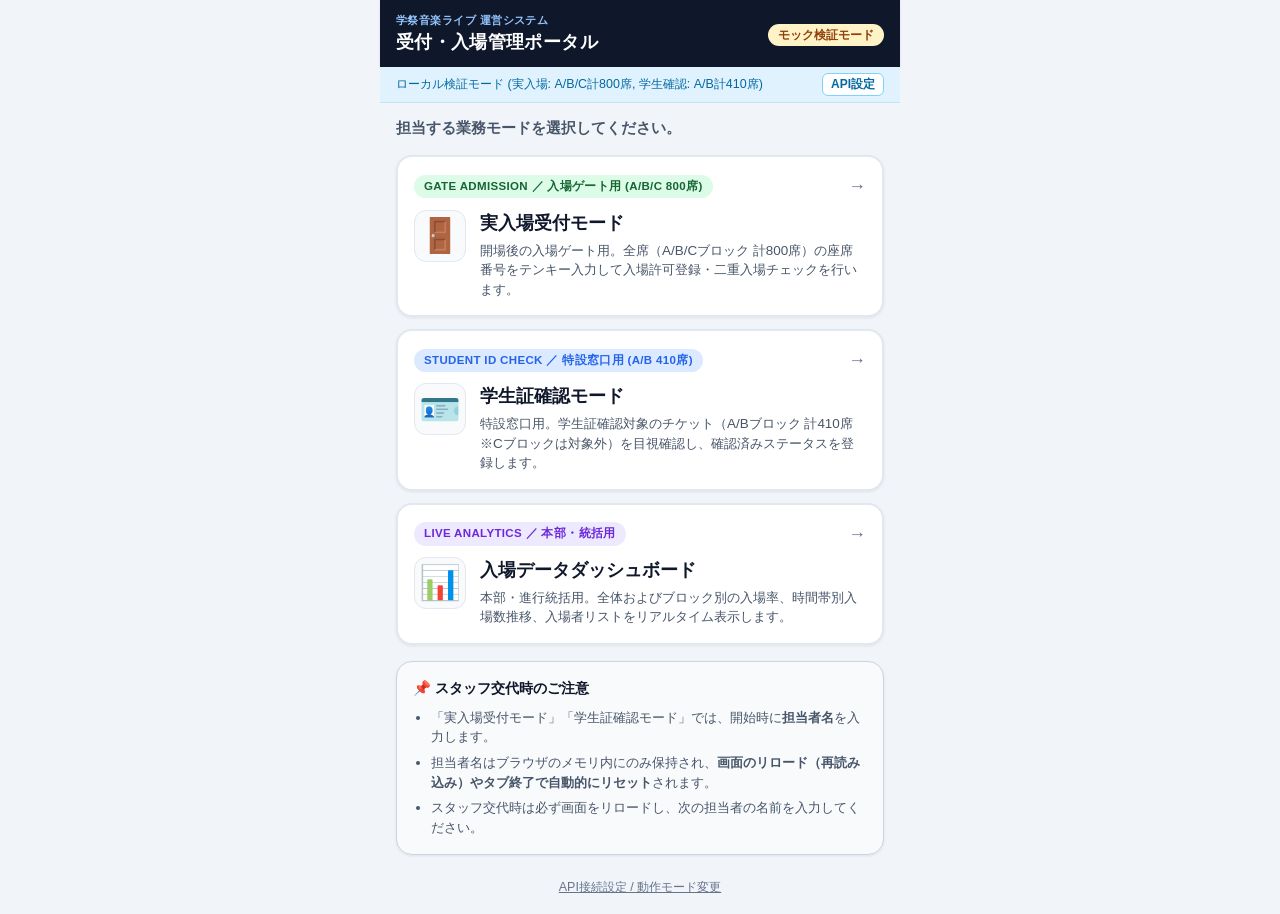
<file: index.html>
<!DOCTYPE html>
<html lang="ja">
<head>
  <meta charset="UTF-8" />
  <meta name="viewport" content="width=device-width, initial-scale=1.0" />
  <meta name="theme-color" content="#0f172a" />
  <title>学祭ライブ 学生証確認・入場管理ポータル</title>
  <link rel="stylesheet" href="style.css" />
</head>
<body>
  <div id="app-container" class="app-container">
    <!-- ヘッダー部 -->
    <header class="app-header">
      <div class="header-left">
        <span class="event-tag">学祭音楽ライブ 運営システム</span>
        <h1 class="app-title">受付・入場管理ポータル</h1>
      </div>
      <div class="header-right">
        <span id="portal-status-badge" class="portal-conn-badge">確認中...</span>
      </div>
    </header>

    <!-- モード表示バー -->
    <div id="mode-banner" class="mode-banner">
      <span id="mode-banner-text">ローカル検証モード (実入場: A/B/C計800席, 学生確認: A/B計410席)</span>
      <button type="button" id="open-config-btn" class="mode-config-btn">API設定</button>
    </div>

    <!-- メインコンテンツ -->
    <main class="app-main portal-main">
      <section class="portal-intro">
        <p class="portal-lead">担当する業務モードを選択してください。</p>
      </section>

      <!-- モード選択カード一覧 -->
      <nav class="portal-grid" aria-label="業務モード選択">
        <!-- 1. 実入場受付モード -->
        <a href="admission.html" data-nav-link class="card portal-card portal-card-admission">
          <div class="portal-card-top">
            <span class="portal-badge badge-gate">GATE ADMISSION ／ 入場ゲート用 (A/B/C 800席)</span>
            <span class="portal-arrow" aria-hidden="true">→</span>
          </div>
          <div class="portal-card-body">
            <div class="portal-icon" aria-hidden="true">🚪</div>
            <div class="portal-text">
              <h2 class="portal-card-title">実入場受付モード</h2>
              <p class="portal-card-desc">
                開場後の入場ゲート用。全席（A/B/Cブロック 計800席）の座席番号をテンキー入力して入場許可登録・二重入場チェックを行います。
              </p>
            </div>
          </div>
        </a>

        <!-- 2. 学生証確認モード -->
        <a href="check.html" data-nav-link class="card portal-card portal-card-check">
          <div class="portal-card-top">
            <span class="portal-badge badge-check">STUDENT ID CHECK ／ 特設窓口用 (A/B 410席)</span>
            <span class="portal-arrow" aria-hidden="true">→</span>
          </div>
          <div class="portal-card-body">
            <div class="portal-icon" aria-hidden="true">🪪</div>
            <div class="portal-text">
              <h2 class="portal-card-title">学生証確認モード</h2>
              <p class="portal-card-desc">
                特設窓口用。学生証確認対象のチケット（A/Bブロック 計410席 ※Cブロックは対象外）を目視確認し、確認済みステータスを登録します。
              </p>
            </div>
          </div>
        </a>

        <!-- 3. 入場データ統計ダッシュボード -->
        <a href="data.html" data-nav-link class="card portal-card portal-card-data">
          <div class="portal-card-top">
            <span class="portal-badge badge-analytics">LIVE ANALYTICS ／ 本部・統括用</span>
            <span class="portal-arrow" aria-hidden="true">→</span>
          </div>
          <div class="portal-card-body">
            <div class="portal-icon" aria-hidden="true">📊</div>
            <div class="portal-text">
              <h2 class="portal-card-title">入場データダッシュボード</h2>
              <p class="portal-card-desc">
                本部・進行統括用。全体およびブロック別の入場率、時間帯別入場数推移、入場者リストをリアルタイム表示します。
              </p>
            </div>
          </div>
        </a>
      </nav>

      <!-- スタッフ向け運用案内 -->
      <section class="card portal-notice-card" aria-label="運用上の注意">
        <h3 class="notice-title">📌 スタッフ交代時のご注意</h3>
        <ul class="notice-list">
          <li>「実入場受付モード」「学生証確認モード」では、開始時に<strong>担当者名</strong>を入力します。</li>
          <li>担当者名はブラウザのメモリ内にのみ保持され、<strong>画面のリロード（再読み込み）やタブ終了で自動的にリセット</strong>されます。</li>
          <li>スタッフ交代時は必ず画面をリロードし、次の担当者の名前を入力してください。</li>
        </ul>
      </section>
    </main>

    <!-- フッター -->
    <footer class="app-footer">
      <button type="button" id="footer-config-btn" class="footer-link">API接続設定 / 動作モード変更</button>
    </footer>
  </div>

  <!-- APIエンドポイント設定モーダル -->
  <div id="config-modal" class="modal-overlay" role="dialog" aria-modal="true" aria-labelledby="config-title" hidden>
    <div class="modal-card">
      <h2 id="config-title" class="modal-title">API接続設定</h2>
      <p class="modal-desc">
        API Gateway のエンドポイントURLを設定します。空欄時は各画面のローカル検証モード（A001〜A400, B001〜B400）で動作します。
      </p>
      <div class="form-group">
        <label for="api-url-input" class="form-label">API ベースURL</label>
        <input
          type="url"
          id="api-url-input"
          class="operator-input"
          placeholder="https://xxxx.execute-api.ap-northeast-1.amazonaws.com"
        />
      </div>
      <div class="config-actions">
        <button type="button" id="save-config-btn" class="btn btn-primary btn-block">設定を適用</button>
        <button type="button" id="close-config-btn" class="btn btn-secondary btn-block">閉じる</button>
      </div>
    </div>
  </div>

  <!-- トースト通知コンテナ -->
  <div id="toast-container" class="toast-container" aria-live="assertive" aria-atomic="true"></div>

  <script src="config.js"></script>
  <script src="app-common.js"></script>
  <script>
    (() => {
      "use strict";
      const common = window.TicketCommon;
      const modeBannerText = document.getElementById("mode-banner-text");
      const portalStatusBadge = document.getElementById("portal-status-badge");
      const configModal = document.getElementById("config-modal");
      const apiUrlInput = document.getElementById("api-url-input");
      const openConfigBtn = document.getElementById("open-config-btn");
      const footerConfigBtn = document.getElementById("footer-config-btn");
      const saveConfigBtn = document.getElementById("save-config-btn");
      const closeConfigBtn = document.getElementById("close-config-btn");

      function refreshPortalState() {
        const apiUrl = common.getApiBaseUrl();
        common.syncNavLinks();
        if (apiUrl) {
          modeBannerText.textContent = `API接続中: ${apiUrl}`;
          portalStatusBadge.textContent = "API接続モード";
          portalStatusBadge.className = "portal-conn-badge is-online";
        } else {
          modeBannerText.textContent = "ローカル検証モード (実入場: A/B/C計800席, 学生確認: A/B計410席)";
          portalStatusBadge.textContent = "モック検証モード";
          portalStatusBadge.className = "portal-conn-badge is-mock";
        }
      }

      function openModal() {
        apiUrlInput.value = common.getApiBaseUrl();
        configModal.hidden = false;
      }

      function closeModal() {
        configModal.hidden = true;
      }

      openConfigBtn.addEventListener("click", openModal);
      footerConfigBtn.addEventListener("click", openModal);
      closeConfigBtn.addEventListener("click", closeModal);
      saveConfigBtn.addEventListener("click", () => {
        const newUrl = common.setApiBaseUrl(apiUrlInput.value);
        refreshPortalState();
        closeModal();
        common.showToast(
          newUrl ? "API接続先を適用しました" : "ローカル検証モードに切り替えました",
          "success"
        );
      });

      refreshPortalState();
    })();
  </script>
</body>
</html>
</file>
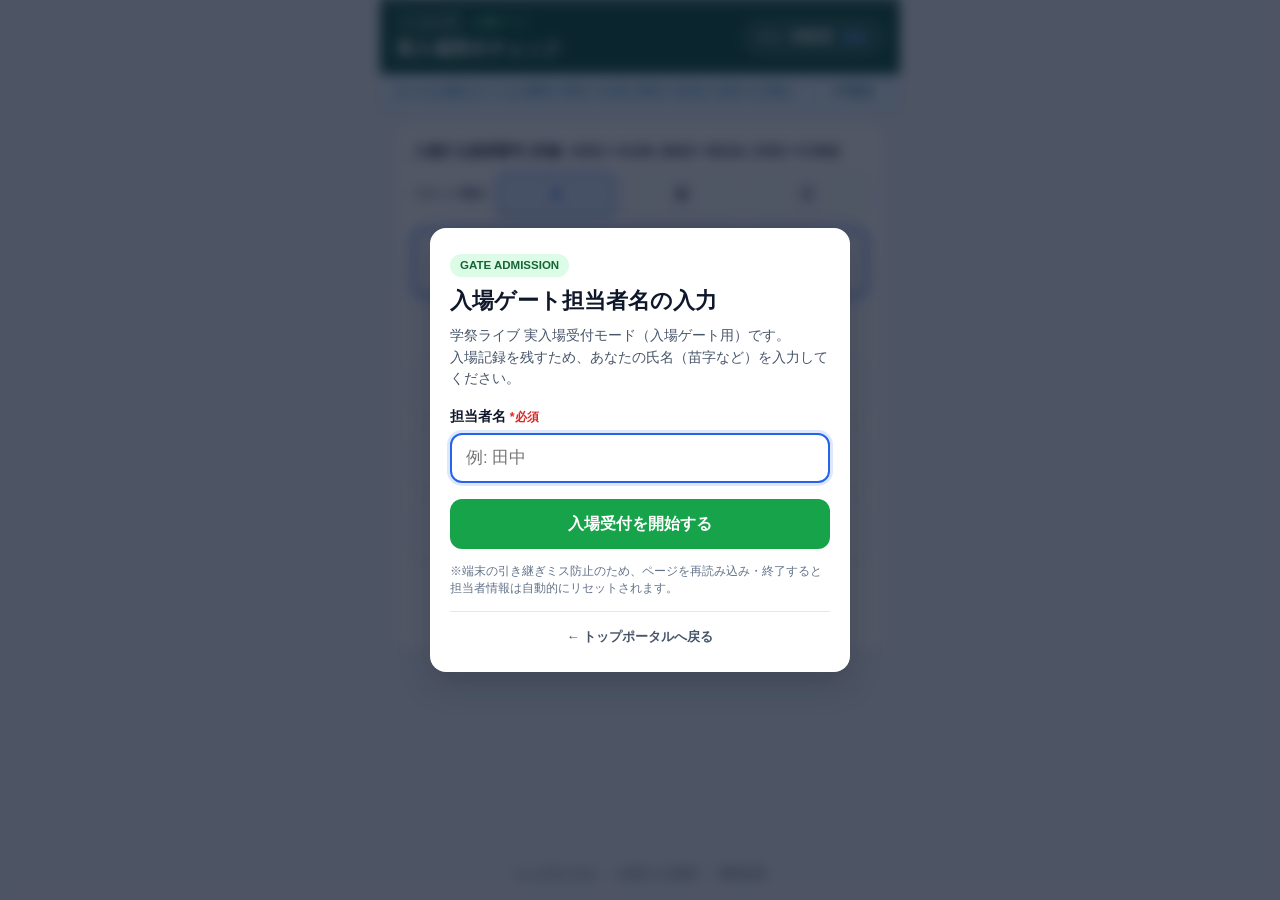
<file: admission.html>
<!DOCTYPE html>
<html lang="ja">
<head>
  <meta charset="UTF-8" />
  <meta name="viewport" content="width=device-width, initial-scale=1.0, maximum-scale=1.0, user-scalable=no" />
  <meta name="theme-color" content="#0f172a" />
  <title>実入場受付モード | 学祭ライブ 入場ゲート</title>
  <link rel="stylesheet" href="style.css" />
</head>
<body>
  <!-- ========================================================
       担当者名入力モーダル（初回アクセス時強制・揮発性メモリ保持）
       ======================================================== -->
  <div id="operator-modal" class="modal-overlay" role="dialog" aria-modal="true" aria-labelledby="modal-title">
    <div class="modal-card">
      <div class="modal-badge badge-gate">GATE ADMISSION</div>
      <h1 id="modal-title" class="modal-title">入場ゲート担当者名の入力</h1>
      <p class="modal-desc">
        学祭ライブ 実入場受付モード（入場ゲート用）です。<br />
        入場記録を残すため、あなたの氏名（苗字など）を入力してください。
      </p>
      <form id="operator-form" novalidate>
        <div class="form-group">
          <label for="operator-input" class="form-label">担当者名 <span class="required">*必須</span></label>
          <input
            type="text"
            id="operator-input"
            class="operator-input"
            placeholder="例: 田中"
            autocomplete="off"
            maxlength="20"
            required
          />
          <p id="operator-error" class="field-error" hidden>担当者名を入力してください（空白のみは不可）。</p>
        </div>
        <button type="submit" id="operator-submit-btn" class="btn btn-success btn-block">
          入場受付を開始する
        </button>
      </form>
      <p class="modal-note">
        ※端末の引き継ぎミス防止のため、ページを再読み込み・終了すると担当者情報は自動的にリセットされます。
      </p>
      <div class="modal-footer-nav">
        <a href="index.html" data-nav-link class="btn-back-portal">← トップポータルへ戻る</a>
      </div>
    </div>
  </div>

  <!-- ========================================================
       メイン画面（入場ゲート受付・1画面完結レイアウト）
       ======================================================== -->
  <div id="app-container" class="app-container is-locked" aria-hidden="true">
    <!-- ヘッダー部 -->
    <header class="app-header header-admission">
      <div class="header-left">
        <div class="header-top-row">
          <a href="index.html" data-nav-link class="header-back-link" aria-label="トップページへ戻る">← トップ</a>
          <span class="event-tag tag-admission">入場ゲート</span>
        </div>
        <h2 class="app-title">実入場受付チェック</h2>
      </div>
      <div class="header-right">
        <div class="operator-pill" title="現在の担当者（リロードでリセット）">
          <span class="operator-label">担当:</span>
          <strong id="current-operator-name" class="operator-name">未設定</strong>
          <button type="button" id="change-operator-btn" class="btn-link" aria-label="担当者を変更">変更</button>
        </div>
      </div>
    </header>

    <!-- モード表示バー -->
    <div id="mode-banner" class="mode-banner" hidden>
      <span id="mode-banner-text">ローカル検証モード (入場DB: A001〜A100, B001〜B310, C001〜C390)</span>
      <button type="button" id="open-config-btn" class="mode-config-btn">API設定</button>
    </div>

    <!-- メインコンテンツ -->
    <main class="app-main">
      <!-- 座席番号入力カード（オンスクリーンキーボード） -->
      <section id="keyboard-section" class="card input-section" aria-label="座席番号入力">
        <div class="input-header">
          <span class="section-label">入場する座席番号 (対象: A001〜A100, B001〜B310, C001〜C390)</span>
        </div>

        <!-- ブロック選択ボタン -->
        <div class="block-selector" role="group" aria-label="ブロック文字選択">
          <span class="block-hint">ブロック選択:</span>
          <button type="button" class="block-btn is-active" data-prefix="A">A</button>
          <button type="button" class="block-btn" data-prefix="B">B</button>
          <button type="button" class="block-btn" data-prefix="C">C</button>
        </div>

        <!-- 座席番号表示ボックス -->
        <div class="seat-input-wrapper">
          <div
            id="seat-input"
            class="seat-input seat-display-box"
            role="status"
            aria-live="polite"
            aria-describedby="seat-format-hint"
          >
            <span id="seat-prefix-display" class="seat-prefix-part">A</span><span id="seat-digits-display" class="seat-digits-part is-placeholder">___</span>
          </div>
        </div>

        <p id="seat-format-hint" class="input-hint">
          3桁の数字を入力すると自動で入場ステータスを照会します（対象: <code>A001</code>〜<code>A100</code>, <code>B001</code>〜<code>B310</code>, <code>C001</code>〜<code>C390</code>）
        </p>

        <!-- オンスクリーンテンキー -->
        <div class="numpad-grid" role="group" aria-label="座席番号テンキー">
          <button type="button" class="numpad-btn" data-digit="1">1</button>
          <button type="button" class="numpad-btn" data-digit="2">2</button>
          <button type="button" class="numpad-btn" data-digit="3">3</button>
          <button type="button" class="numpad-btn" data-digit="4">4</button>
          <button type="button" class="numpad-btn" data-digit="5">5</button>
          <button type="button" class="numpad-btn" data-digit="6">6</button>
          <button type="button" class="numpad-btn" data-digit="7">7</button>
          <button type="button" class="numpad-btn" data-digit="8">8</button>
          <button type="button" class="numpad-btn" data-digit="9">9</button>
          <button type="button" class="numpad-btn numpad-btn-zero" data-digit="0">0</button>
        </div>
      </section>

      <!-- ステータス表示 & アクションエリア -->
      <section id="status-section" class="card status-section state-idle" aria-live="polite" hidden>
        <!-- 初期待機状態 -->
        <div id="view-idle" class="status-view" hidden>
          <div class="idle-icon">🚪</div>
          <p class="idle-title">座席番号を入力してください</p>
          <p class="idle-sub">入場ゲートでチケットの座席番号を確認し、テンキーで3桁の番号を入力します。</p>
        </div>

        <!-- 通信中スピナー -->
        <div id="view-loading" class="status-view" hidden>
          <div class="spinner" aria-hidden="true"></div>
          <p id="loading-text" class="loading-title">入場ステータスを照会中...</p>
          <p class="loading-sub">通信完了までそのままお待ちください</p>
        </div>

        <!-- フォーマット不正エラー -->
        <div id="view-invalid" class="status-view" hidden>
          <div class="status-badge badge-invalid">形式エラー</div>
          <p class="error-title">座席番号の形式が正しくありません</p>
          <p class="error-desc">英大文字1文字＋数字3文字（例: <strong>A001</strong> / <strong>B001</strong>）で入力してください。</p>
          <button type="button" class="btn btn-secondary btn-block next-seat-btn">
            次の座席を入力する
          </button>
        </div>

        <!-- 404 対象外座席警告 -->
        <div id="view-not-found" class="status-view" hidden>
          <div class="status-badge badge-danger">入場対象外</div>
          <div class="seat-display" id="nf-seat-id">Z999</div>
          <div class="alert-banner alert-danger">
            <strong>対象外の座席番号です</strong>
            <p>この座席番号は入場対象枠（A001〜A100, B001〜B310, C001〜C390）に登録されていません。券面を再度ご確認ください。</p>
          </div>
          <button type="button" class="btn btn-secondary btn-block next-seat-btn">
            次の座席を入力する
          </button>
        </div>

        <!-- ⛔ 学生証未確認ブロック警告 (A/Bブロック学生チケットで未確認の場合) -->
        <div id="view-student-blocked" class="status-view" hidden>
          <div class="status-header-row">
            <span class="status-badge badge-danger">⛔ 学生証未確認 (入場不可)</span>
            <span class="seat-display" id="blocked-seat-id">A001</span>
          </div>
          <div class="alert-banner alert-danger alert-block-banner" role="alert">
            <div class="alert-icon">⛔</div>
            <div class="alert-content">
              <strong class="block-alert-title">学生証の確認が済んでいません！</strong>
              <p class="block-alert-desc">
                この座席（A/Bブロック）は学生チケット枠です。特設窓口での学生証確認が完了していないため、入場を許可できません。
              </p>
              <div class="staff-action-box">
                👉 来場者を<strong>「特設窓口（学生証確認ブース）」</strong>へご案内ください。
              </div>
            </div>
          </div>
          <div class="error-actions">
            <button type="button" class="btn btn-secondary btn-block next-seat-btn">
              次の座席を入力する
            </button>
          </div>
        </div>

        <!-- UNADMITTED: 未入場状態 (入場許可可能) -->
        <div id="view-unadmitted" class="status-view" hidden>
          <div class="status-header-row">
            <div class="badge-cluster">
              <span class="status-badge badge-unchecked">未入場 (UNADMITTED)</span>
              <span id="ticket-type-badge" class="status-badge badge-ticket-type">学生チケット</span>
            </div>
            <span class="seat-display" id="unadmitted-seat-id">A001</span>
          </div>
          <div id="student-verified-banner" class="verified-box">
            <span class="verified-icon">✓</span>
            <span id="student-verified-text">特設窓口にて学生証確認済み</span>
          </div>
          <p class="unchecked-guide">チケットを確認したら、下のボタンを押して入場を許可してください。</p>
          <div class="unchecked-actions">
            <button type="button" id="btn-admit" class="btn btn-success btn-xl btn-block">
              ✓ 入場を許可する
            </button>
            <button type="button" class="btn btn-secondary btn-block next-seat-btn">
              次の座席を入力する
            </button>
          </div>
        </div>

        <!-- ADMITTED: 入場済み状態・二重入場防止警告 -->
        <div id="view-admitted" class="status-view" hidden>
          <div class="status-header-row">
            <span id="admitted-badge" class="status-badge badge-danger">入場済み (ADMITTED)</span>
            <span class="seat-display" id="admitted-seat-id">A001</span>
          </div>
          <div id="admitted-alert-banner" class="alert-banner alert-danger-row" role="alert">
            <div id="admitted-alert-icon" class="alert-icon">⚠️</div>
            <div class="alert-content">
              <strong id="admitted-alert-title">この座席はすでに入場済みです！</strong>
              <p id="admitted-meta" class="checked-meta">入場時刻: -- (担当: --)</p>
            </div>
          </div>
          <div class="checked-actions">
            <button type="button" class="btn btn-primary btn-block next-seat-btn">
              次の座席を入力する
            </button>
            <button type="button" id="btn-undo-admit" class="btn btn-outline-danger btn-block">
              誤操作のため「未入場」に戻す（入場取消）
            </button>
          </div>
        </div>

        <!-- 通信エラー・タイムアウト表示 + 再試行ボタン -->
        <div id="view-network-error" class="status-view" hidden>
          <div class="status-badge badge-danger">通信エラー</div>
          <p id="net-error-title" class="error-title">サーバーとの通信に失敗しました</p>
          <p id="net-error-desc" class="error-desc">
            電波状況が不安定か、タイムアウトが発生しました。下の「再試行」を押してください。
          </p>
          <div class="error-actions">
            <button type="button" id="btn-retry" class="btn btn-primary btn-block">
              🔄 再試行する
            </button>
            <button type="button" class="btn btn-secondary btn-block next-seat-btn">
              次の座席を入力する
            </button>
          </div>
        </div>
      </section>
    </main>

    <!-- フッター -->
    <footer class="app-footer">
      <a href="index.html" data-nav-link class="footer-link">トップポータル</a>
      <span class="footer-sep">|</span>
      <a href="data.html" data-nav-link class="footer-link">入場データ統計</a>
      <span class="footer-sep">|</span>
      <button type="button" id="footer-config-btn" class="footer-link">接続設定</button>
    </footer>
  </div>

  <!-- ========================================================
       APIエンドポイント設定モーダル
       ======================================================== -->
  <div id="config-modal" class="modal-overlay" role="dialog" aria-modal="true" aria-labelledby="config-title" hidden>
    <div class="modal-card">
      <h2 id="config-title" class="modal-title">API接続設定</h2>
      <p class="modal-desc">
        API Gateway のエンドポイントURLを設定します。空欄時はブラウザ内モックDB（800席: A001〜A400, B001〜B400）で動作します。
      </p>
      <div class="form-group">
        <label for="api-url-input" class="form-label">API ベースURL</label>
        <input
          type="url"
          id="api-url-input"
          class="operator-input"
          placeholder="https://xxxx.execute-api.ap-northeast-1.amazonaws.com"
        />
      </div>
      <div class="config-actions">
        <button type="button" id="save-config-btn" class="btn btn-primary btn-block">設定を適用</button>
        <button type="button" id="close-config-btn" class="btn btn-secondary btn-block">閉じる</button>
      </div>
    </div>
  </div>

  <!-- トースト通知コンテナ -->
  <div id="toast-container" class="toast-container" aria-live="assertive" aria-atomic="true"></div>

  <script src="config.js"></script>
  <script src="app-common.js"></script>
  <script src="app-admission.js"></script>
</body>
</html>
</file>
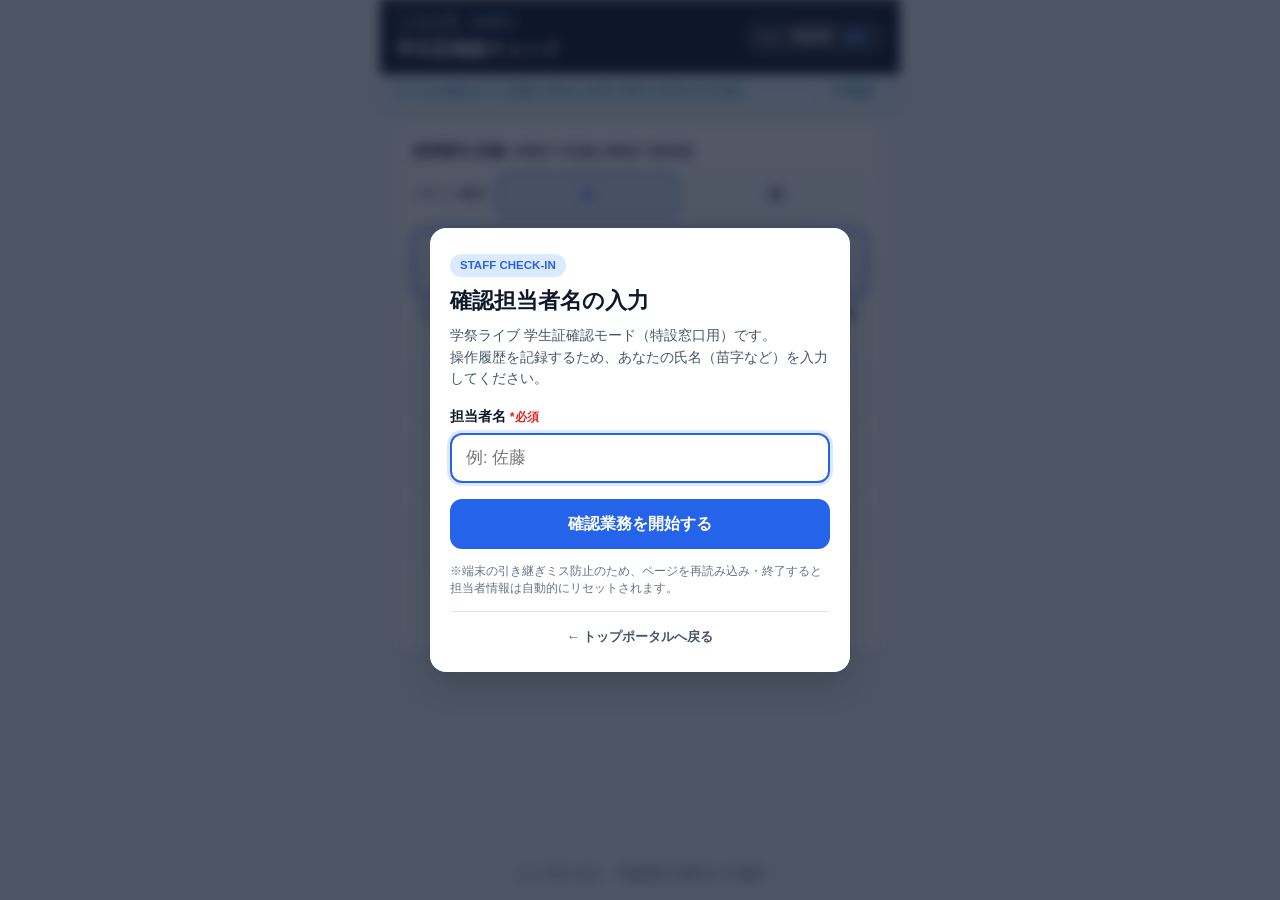
<file: check.html>
<!DOCTYPE html>
<html lang="ja">
<head>
  <meta charset="UTF-8" />
  <meta name="viewport" content="width=device-width, initial-scale=1.0, maximum-scale=1.0, user-scalable=no" />
  <meta name="theme-color" content="#0f172a" />
  <title>学生証確認モード | 学祭ライブ 学生証確認窓口</title>
  <link rel="stylesheet" href="style.css" />
</head>
<body>
  <!-- ========================================================
       T2-2: 担当者名入力モーダル（初回アクセス時強制・揮発性メモリ保持）
       ======================================================== -->
  <div id="operator-modal" class="modal-overlay" role="dialog" aria-modal="true" aria-labelledby="modal-title">
    <div class="modal-card">
      <div class="modal-badge">STAFF CHECK-IN</div>
      <h1 id="modal-title" class="modal-title">確認担当者名の入力</h1>
      <p class="modal-desc">
        学祭ライブ 学生証確認モード（特設窓口用）です。<br />
        操作履歴を記録するため、あなたの氏名（苗字など）を入力してください。
      </p>
      <form id="operator-form" novalidate>
        <div class="form-group">
          <label for="operator-input" class="form-label">担当者名 <span class="required">*必須</span></label>
          <input
            type="text"
            id="operator-input"
            class="operator-input"
            placeholder="例: 佐藤"
            autocomplete="off"
            maxlength="20"
            required
          />
          <p id="operator-error" class="field-error" hidden>担当者名を入力してください（空白のみは不可）。</p>
        </div>
        <button type="submit" id="operator-submit-btn" class="btn btn-primary btn-block">
          確認業務を開始する
        </button>
      </form>
      <p class="modal-note">
        ※端末の引き継ぎミス防止のため、ページを再読み込み・終了すると担当者情報は自動的にリセットされます。
      </p>
      <div class="modal-footer-nav">
        <a href="index.html" data-nav-link class="btn-back-portal">← トップポータルへ戻る</a>
      </div>
    </div>
  </div>

  <!-- ========================================================
       T2-1: メイン画面（モバイルファースト・1画面完結レイアウト）
       ======================================================== -->
  <div id="app-container" class="app-container is-locked" aria-hidden="true">
    <!-- ヘッダー部 -->
    <header class="app-header">
      <div class="header-left">
        <div class="header-top-row">
          <a href="index.html" data-nav-link class="header-back-link" aria-label="トップページへ戻る">← トップ</a>
          <span class="event-tag">特設窓口</span>
        </div>
        <h2 class="app-title">学生証確認チェック</h2>
      </div>
      <div class="header-right">
        <div class="operator-pill" title="現在の担当者（リロードでリセット）">
          <span class="operator-label">担当:</span>
          <strong id="current-operator-name" class="operator-name">未設定</strong>
          <button type="button" id="change-operator-btn" class="btn-link" aria-label="担当者を変更">変更</button>
        </div>
      </div>
    </header>

    <!-- モード表示バー（モック動作時やAPI設定変更用） -->
    <div id="mode-banner" class="mode-banner" hidden>
      <span id="mode-banner-text">ローカル検証モード (対象: A001〜A100, B001〜B310 計410席)</span>
      <button type="button" id="open-config-btn" class="mode-config-btn">API設定</button>
    </div>

    <!-- メインコンテンツ -->
    <main class="app-main">
      <!-- 座席番号入力カード（オンスクリーンキーボード） -->
      <section id="keyboard-section" class="card input-section" aria-label="座席番号入力">
        <div class="input-header">
          <span class="section-label">座席番号 (対象: A001〜A100, B001〜B310)</span>
        </div>

        <!-- ブロック選択ボタン（学生証確認はA・Bのみ） -->
        <div class="block-selector" role="group" aria-label="ブロック文字選択">
          <span class="block-hint">ブロック選択:</span>
          <button type="button" class="block-btn is-active" data-prefix="A">A</button>
          <button type="button" class="block-btn" data-prefix="B">B</button>
        </div>

        <!-- 座席番号表示ボックス（OSキーボード非起動） -->
        <div class="seat-input-wrapper">
          <div
            id="seat-input"
            class="seat-input seat-display-box"
            role="status"
            aria-live="polite"
            aria-describedby="seat-format-hint"
          >
            <span id="seat-prefix-display" class="seat-prefix-part">A</span><span id="seat-digits-display" class="seat-digits-part is-placeholder">___</span>
          </div>
        </div>

        <p id="seat-format-hint" class="input-hint">
          3桁の数字を入力すると自動で照会画面に切り替わります（対象: <code>A001</code>〜<code>A100</code>, <code>B001</code>〜<code>B310</code> ※Cブロックは学生確認対象外）
        </p>

        <!-- オンスクリーンテンキー（0〜9のみ、バックスペースなし） -->
        <div class="numpad-grid" role="group" aria-label="座席番号テンキー">
          <button type="button" class="numpad-btn" data-digit="1">1</button>
          <button type="button" class="numpad-btn" data-digit="2">2</button>
          <button type="button" class="numpad-btn" data-digit="3">3</button>
          <button type="button" class="numpad-btn" data-digit="4">4</button>
          <button type="button" class="numpad-btn" data-digit="5">5</button>
          <button type="button" class="numpad-btn" data-digit="6">6</button>
          <button type="button" class="numpad-btn" data-digit="7">7</button>
          <button type="button" class="numpad-btn" data-digit="8">8</button>
          <button type="button" class="numpad-btn" data-digit="9">9</button>
          <button type="button" class="numpad-btn numpad-btn-zero" data-digit="0">0</button>
        </div>
      </section>

      <!-- ステータス表示 & アクションエリア（3桁入力完了時に表示） -->
      <section id="status-section" class="card status-section state-idle" aria-live="polite" hidden>
        <!-- 初期待機状態 -->
        <div id="view-idle" class="status-view" hidden>
          <div class="idle-icon">🎫</div>
          <p class="idle-title">座席番号を入力してください</p>
          <p class="idle-sub">学生証とチケットの座席番号を目視確認し、テンキーで3桁の番号を入力します。</p>
        </div>

        <!-- 通信中スピナー (T2-5) -->
        <div id="view-loading" class="status-view" hidden>
          <div class="spinner" aria-hidden="true"></div>
          <p id="loading-text" class="loading-title">照会中...</p>
          <p class="loading-sub">通信完了までそのままお待ちください</p>
        </div>

        <!-- フォーマット不正エラー -->
        <div id="view-invalid" class="status-view" hidden>
          <div class="status-badge badge-invalid">形式エラー</div>
          <p class="error-title">座席番号の形式が正しくありません</p>
          <p class="error-desc">英大文字1文字＋数字3文字（例: <strong>A001</strong> / <strong>B001</strong>）で入力してください。</p>
          <button type="button" class="btn btn-secondary btn-block next-seat-btn">
            次の座席を入力する
          </button>
        </div>

        <!-- 404 対象外座席警告 (T2-4) -->
        <div id="view-not-found" class="status-view" hidden>
          <div class="status-badge badge-danger">対象外</div>
          <div class="seat-display" id="nf-seat-id">Z999</div>
          <div class="alert-banner alert-danger">
            <strong>対象外の座席番号です</strong>
            <p>この座席番号は学生チケット対象枠に登録されていません。券面を再度ご確認ください。</p>
          </div>
          <button type="button" class="btn btn-secondary btn-block next-seat-btn">
            次の座席を入力する
          </button>
        </div>

        <!-- UNCHECKED: 未確認状態 (T2-4) -->
        <div id="view-unchecked" class="status-view" hidden>
          <div class="status-header-row">
            <span class="status-badge badge-unchecked">未確認 (UNCHECKED)</span>
            <span class="seat-display" id="unchecked-seat-id">B001</span>
          </div>
          <p class="unchecked-guide">学生証の本人確認が完了したら、下のボタンを押してください。</p>
          <div class="unchecked-actions">
            <button type="button" id="btn-check-in" class="btn btn-success btn-xl btn-block">
              ✓ 確認済みにする
            </button>
            <button type="button" class="btn btn-secondary btn-block next-seat-btn">
              次の座席を入力する
            </button>
          </div>
          <p id="unchecked-history" class="meta-info" hidden></p>
        </div>

        <!-- CHECKED: 確認済み状態・二重登録防止警告 (T2-4) -->
        <div id="view-checked" class="status-view" hidden>
          <div class="status-header-row">
            <span class="status-badge badge-checked">確認済み (CHECKED)</span>
            <span class="seat-display" id="checked-seat-id">B001</span>
          </div>
          <div class="alert-banner alert-warning" role="alert">
            <div class="alert-icon">⚠️</div>
            <div class="alert-content">
              <strong>この番号は既に確認済みです！</strong>
              <p id="checked-meta" class="checked-meta">最終更新: -- (担当: --)</p>
            </div>
          </div>
          <div class="checked-actions">
            <button type="button" class="btn btn-primary btn-block next-seat-btn">
              次の座席を入力する
            </button>
            <button type="button" id="btn-undo-check" class="btn btn-outline-danger btn-block">
              誤操作のため「未確認」に戻す（取消）
            </button>
          </div>
        </div>

        <!-- 通信エラー・タイムアウト表示 + 再試行ボタン (T2-5) -->
        <div id="view-network-error" class="status-view" hidden>
          <div class="status-badge badge-danger">通信エラー</div>
          <p id="net-error-title" class="error-title">サーバーとの通信に失敗しました</p>
          <p id="net-error-desc" class="error-desc">
            電波状況が不安定か、タイムアウトが発生しました。下の「再試行」を押してください。
          </p>
          <div class="error-actions">
            <button type="button" id="btn-retry" class="btn btn-primary btn-block">
              🔄 再試行する
            </button>
            <button type="button" class="btn btn-secondary btn-block next-seat-btn">
              次の座席を入力する
            </button>
          </div>
        </div>
      </section>
    </main>

    <!-- フッター -->
    <footer class="app-footer">
      <a href="index.html" data-nav-link class="footer-link">トップポータル</a>
      <span class="footer-sep">|</span>
      <button type="button" id="footer-config-btn" class="footer-link">接続設定 / 動作モード確認</button>
    </footer>
  </div>

  <!-- ========================================================
       APIエンドポイント設定モーダル（本番URL切替・モック切替用）
       ======================================================== -->
  <div id="config-modal" class="modal-overlay" role="dialog" aria-modal="true" aria-labelledby="config-title" hidden>
    <div class="modal-card">
      <h2 id="config-title" class="modal-title">API接続設定</h2>
      <p class="modal-desc">
        API Gateway のエンドポイントURLを設定します。空欄またはモック指定時はブラウザ内モックDB（800席: A001〜A400, B001〜B400）で動作します。
      </p>
      <div class="form-group">
        <label for="api-url-input" class="form-label">API ベースURL</label>
        <input
          type="url"
          id="api-url-input"
          class="operator-input"
          placeholder="https://xxxx.execute-api.ap-northeast-1.amazonaws.com"
        />
      </div>
      <div class="config-actions">
        <button type="button" id="save-config-btn" class="btn btn-primary btn-block">設定を適用</button>
        <button type="button" id="close-config-btn" class="btn btn-secondary btn-block">閉じる</button>
      </div>
    </div>
  </div>

  <!-- ========================================================
       トースト通知コンテナ (T2-1 / T2-5)
       ======================================================== -->
  <div id="toast-container" class="toast-container" aria-live="assertive" aria-atomic="true"></div>

  <script src="config.js"></script>
  <script src="app-common.js"></script>
  <script src="app-check.js"></script>
</body>
</html>
</file>
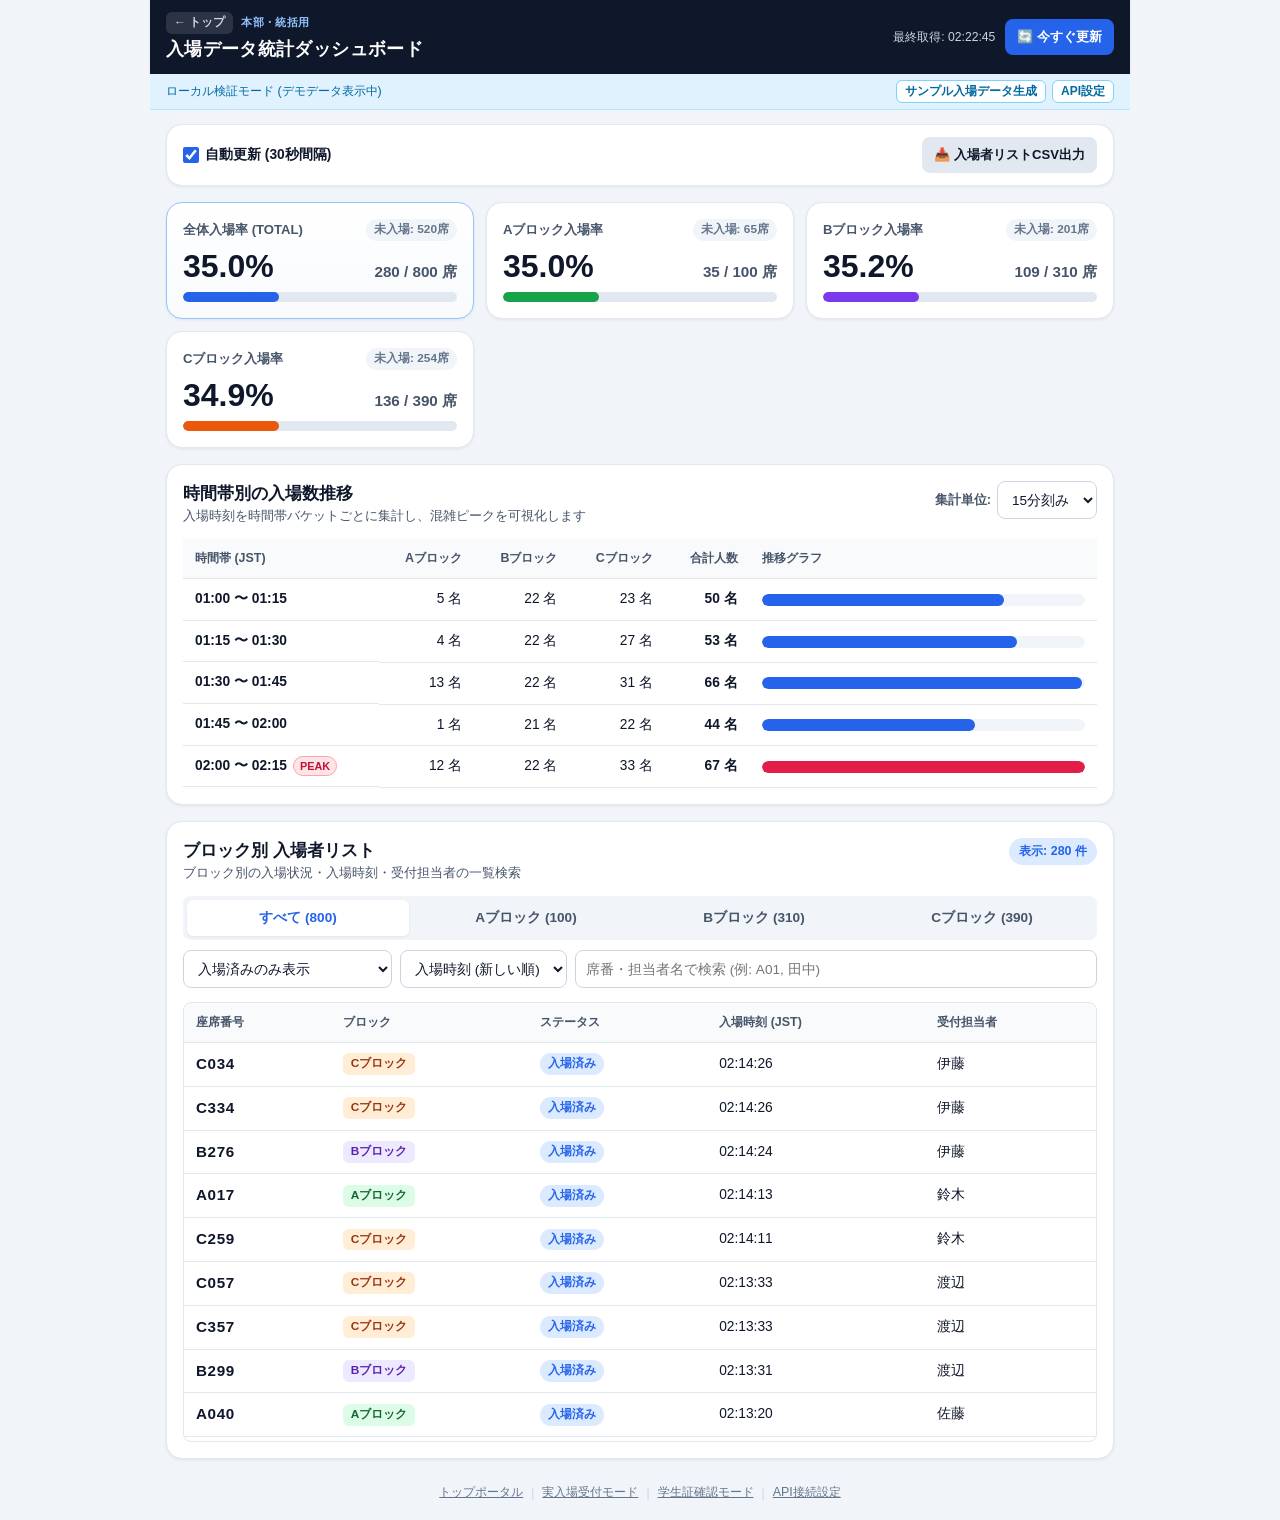
<file: data.html>
<!DOCTYPE html>
<html lang="ja">
<head>
  <meta charset="UTF-8" />
  <meta name="viewport" content="width=device-width, initial-scale=1.0" />
  <meta name="theme-color" content="#0f172a" />
  <title>入場データ統計ダッシュボード | 学祭ライブ 本部・統括用</title>
  <link rel="stylesheet" href="style.css" />
</head>
<body>
  <div id="app-container" class="app-container app-container-wide">
    <!-- ヘッダー部 -->
    <header class="app-header">
      <div class="header-left">
        <div class="header-top-row">
          <a href="index.html" data-nav-link class="header-back-link" aria-label="トップページへ戻る">← トップ</a>
          <span class="event-tag">本部・統括用</span>
        </div>
        <h1 class="app-title">入場データ統計ダッシュボード</h1>
      </div>
      <div class="header-right dashboard-header-controls">
        <span id="last-updated-text" class="last-updated-badge">最終取得: --:--:--</span>
        <button type="button" id="btn-refresh-now" class="btn btn-primary btn-sm">
          🔄 今すぐ更新
        </button>
      </div>
    </header>

    <!-- モード表示バー -->
    <div id="mode-banner" class="mode-banner" hidden>
      <span id="mode-banner-text">ローカル検証モード</span>
      <div class="mode-banner-actions">
        <button type="button" id="btn-mock-sample" class="mode-config-btn" hidden>サンプル入場データ生成</button>
        <button type="button" id="open-config-btn" class="mode-config-btn">API設定</button>
      </div>
    </div>

    <!-- ダッシュボードメイン -->
    <main class="app-main dashboard-main">
      <!-- ツールバー（自動更新・CSV出力） -->
      <section class="card dashboard-toolbar" aria-label="データ更新・出力設定">
        <div class="toolbar-left">
          <label class="auto-refresh-toggle">
            <input type="checkbox" id="auto-refresh-checkbox" checked />
            <span>自動更新 (30秒間隔)</span>
          </label>
          <span id="loading-indicator" class="inline-loading" hidden>通信中...</span>
        </div>
        <div class="toolbar-right">
          <button type="button" id="btn-export-csv" class="btn btn-secondary btn-sm">
            📥 入場者リストCSV出力
          </button>
        </div>
      </section>

      <!-- エラーバナー -->
      <div id="data-error-banner" class="alert-banner alert-danger" hidden>
        <strong>データの取得に失敗しました</strong>
        <p id="data-error-msg">ネットワーク状態またはAPI接続設定を確認し、「今すぐ更新」を押してください。</p>
      </div>

      <!-- 1. 入場率サマリー (KPIカード) -->
      <section aria-label="入場率サマリー" class="kpi-grid">
        <!-- 全体入場率 -->
        <div class="card kpi-card kpi-card-total">
          <div class="kpi-header">
            <span class="kpi-label">全体入場率 (TOTAL)</span>
            <span id="kpi-total-remain" class="kpi-sub-badge">未入場: --席</span>
          </div>
          <div class="kpi-main-row">
            <span id="kpi-total-rate" class="kpi-percent">0.0%</span>
            <span id="kpi-total-count" class="kpi-fraction">0 / 800 席</span>
          </div>
          <div class="progress-track" aria-hidden="true">
            <div id="kpi-total-bar" class="progress-fill fill-primary" style="width: 0%"></div>
          </div>
        </div>

        <!-- Aブロック入場率 -->
        <div class="card kpi-card">
          <div class="kpi-header">
            <span class="kpi-label">Aブロック入場率</span>
            <span id="kpi-a-remain" class="kpi-sub-badge">未入場: --席</span>
          </div>
          <div class="kpi-main-row">
            <span id="kpi-a-rate" class="kpi-percent">0.0%</span>
            <span id="kpi-a-count" class="kpi-fraction">0 / 100 席</span>
          </div>
          <div class="progress-track" aria-hidden="true">
            <div id="kpi-a-bar" class="progress-fill fill-success" style="width: 0%"></div>
          </div>
        </div>

        <!-- Bブロック入場率 -->
        <div class="card kpi-card">
          <div class="kpi-header">
            <span class="kpi-label">Bブロック入場率</span>
            <span id="kpi-b-remain" class="kpi-sub-badge">未入場: --席</span>
          </div>
          <div class="kpi-main-row">
            <span id="kpi-b-rate" class="kpi-percent">0.0%</span>
            <span id="kpi-b-count" class="kpi-fraction">0 / 310 席</span>
          </div>
          <div class="progress-track" aria-hidden="true">
            <div id="kpi-b-bar" class="progress-fill fill-accent" style="width: 0%"></div>
          </div>
        </div>

        <!-- Cブロック入場率 -->
        <div class="card kpi-card">
          <div class="kpi-header">
            <span class="kpi-label">Cブロック入場率</span>
            <span id="kpi-c-remain" class="kpi-sub-badge">未入場: --席</span>
          </div>
          <div class="kpi-main-row">
            <span id="kpi-c-rate" class="kpi-percent">0.0%</span>
            <span id="kpi-c-count" class="kpi-fraction">0 / 390 席</span>
          </div>
          <div class="progress-track" aria-hidden="true">
            <div id="kpi-c-bar" class="progress-fill fill-warning" style="width: 0%"></div>
          </div>
        </div>
      </section>

      <!-- 2. 時間帯別入場数推移 -->
      <section class="card dashboard-section" aria-labelledby="timeslot-heading">
        <div class="section-header-bar">
          <div>
            <h2 id="timeslot-heading" class="section-title">時間帯別の入場数推移</h2>
            <p class="section-subtitle">入場時刻を時間帯バケットごとに集計し、混雑ピークを可視化します</p>
          </div>
          <div class="bucket-control">
            <label for="bucket-interval-select" class="control-label">集計単位:</label>
            <select id="bucket-interval-select" class="select-input">
              <option value="15" selected>15分刻み</option>
              <option value="30">30分刻み</option>
              <option value="60">60分刻み</option>
            </select>
          </div>
        </div>

        <div id="timeslot-empty" class="empty-state">
          まだ入場記録がありません。入場処理が行われると時間帯別の推移グラフが表示されます。
        </div>

        <div id="timeslot-container" class="timeslot-wrapper" hidden>
          <div class="table-responsive">
            <table class="data-table timeslot-table">
              <thead>
                <tr>
                  <th>時間帯 (JST)</th>
                  <th class="num-col">Aブロック</th>
                  <th class="num-col">Bブロック</th>
                  <th class="num-col">Cブロック</th>
                  <th class="num-col">合計人数</th>
                  <th class="bar-col">推移グラフ</th>
                </tr>
              </thead>
              <tbody id="timeslot-tbody"></tbody>
            </table>
          </div>
        </div>
      </section>

      <!-- 3. ブロック別入場者リスト -->
      <section class="card dashboard-section" aria-labelledby="attendee-heading">
        <div class="section-header-bar">
          <div>
            <h2 id="attendee-heading" class="section-title">ブロック別 入場者リスト</h2>
            <p class="section-subtitle">ブロック別の入場状況・入場時刻・受付担当者の一覧検索</p>
          </div>
          <span id="filtered-count-badge" class="count-pill">表示: 0 件</span>
        </div>

        <!-- フィルタ・検索バー -->
        <div class="filter-bar">
          <!-- ブロック切り替えタブ -->
          <div class="tab-group" role="tablist" aria-label="ブロック絞り込み">
            <button type="button" class="tab-btn is-active" data-block-filter="ALL">すべて (800)</button>
            <button type="button" class="tab-btn" data-block-filter="A">Aブロック (100)</button>
            <button type="button" class="tab-btn" data-block-filter="B">Bブロック (310)</button>
            <button type="button" class="tab-btn" data-block-filter="C">Cブロック (390)</button>
          </div>

          <!-- 状態フィルタ・検索・ソート -->
          <div class="filter-inputs">
            <select id="status-filter-select" class="select-input" aria-label="入場状態フィルタ">
              <option value="ADMITTED" selected>入場済みのみ表示</option>
              <option value="ALL">全座席を表示 (未入場含む)</option>
              <option value="UNADMITTED">未入場のみ表示</option>
            </select>

            <select id="sort-select" class="select-input" aria-label="並び替え">
              <option value="time_desc" selected>入場時刻 (新しい順)</option>
              <option value="time_asc">入場時刻 (古い順)</option>
              <option value="seat_asc">座席番号 (昇順)</option>
            </select>

            <input
              type="search"
              id="search-input"
              class="search-input"
              placeholder="席番・担当者名で検索 (例: A01, 田中)"
              aria-label="座席番号または担当者名で検索"
            />
          </div>
        </div>

        <!-- リストテーブル -->
        <div class="table-responsive list-table-scroll">
          <table class="data-table attendee-table">
            <thead>
              <tr>
                <th>座席番号</th>
                <th>ブロック</th>
                <th>ステータス</th>
                <th>入場時刻 (JST)</th>
                <th>受付担当者</th>
              </tr>
            </thead>
            <tbody id="attendee-tbody"></tbody>
          </table>
        </div>
      </section>
    </main>

    <!-- フッター -->
    <footer class="app-footer">
      <a href="index.html" data-nav-link class="footer-link">トップポータル</a>
      <span class="footer-sep">|</span>
      <a href="admission.html" data-nav-link class="footer-link">実入場受付モード</a>
      <span class="footer-sep">|</span>
      <a href="check.html" data-nav-link class="footer-link">学生証確認モード</a>
      <span class="footer-sep">|</span>
      <button type="button" id="footer-config-btn" class="footer-link">API接続設定</button>
    </footer>
  </div>

  <!-- APIエンドポイント設定モーダル -->
  <div id="config-modal" class="modal-overlay" role="dialog" aria-modal="true" aria-labelledby="config-title" hidden>
    <div class="modal-card">
      <h2 id="config-title" class="modal-title">API接続設定</h2>
      <p class="modal-desc">
        API Gateway のエンドポイントURLを設定します。空欄時はローカル検証モードで動作します。
      </p>
      <div class="form-group">
        <label for="api-url-input" class="form-label">API ベースURL</label>
        <input
          type="url"
          id="api-url-input"
          class="operator-input"
          placeholder="https://xxxx.execute-api.ap-northeast-1.amazonaws.com"
        />
      </div>
      <div class="config-actions">
        <button type="button" id="save-config-btn" class="btn btn-primary btn-block">設定を適用</button>
        <button type="button" id="close-config-btn" class="btn btn-secondary btn-block">閉じる</button>
      </div>
    </div>
  </div>

  <!-- トースト通知コンテナ -->
  <div id="toast-container" class="toast-container" aria-live="assertive" aria-atomic="true"></div>

  <script src="config.js"></script>
  <script src="app-common.js"></script>
  <script src="app-data.js"></script>
</body>
</html>
</file>
<file: style.css>
/* ========================================================
   学祭ライブ 学生証確認サービス スタイルシート (Modern Vanilla CSS)
   モバイルファースト (iOS Safari / Android Chrome 最適化)
   ======================================================== */

:root {
  --bg-page: #f1f5f9;
  --bg-card: #ffffff;
  --text-main: #0f172a;
  --text-muted: #475569;
  --text-light: #64748b;
  --border-color: #cbd5e1;

  --primary: #2563eb;
  --primary-hover: #1d4ed8;
  --primary-light: #dbeafe;

  --success: #16a34a;
  --success-hover: #15803d;
  --success-bg: #dcfce7;
  --success-border: #86efac;

  --warning: #d97706;
  --warning-bg: #fef3c7;
  --warning-border: #fcd34d;

  --danger: #dc2626;
  --danger-hover: #b91c1c;
  --danger-bg: #fee2e2;
  --danger-border: #fca5a5;

  --radius-lg: 16px;
  --radius-md: 12px;
  --radius-sm: 8px;
  --shadow-sm: 0 1px 3px rgba(15, 23, 42, 0.08);
  --shadow-md: 0 4px 12px rgba(15, 23, 42, 0.1);
  --shadow-lg: 0 12px 32px rgba(15, 23, 42, 0.22);
}

* {
  box-sizing: border-box;
  margin: 0;
  padding: 0;
  -webkit-tap-highlight-color: transparent;
}

html, body {
  height: 100%;
  font-family: -apple-system, BlinkMacSystemFont, "Segoe UI", "Hiragino Kaku Gothic ProN", "Hiragino Sans", Meiryo, sans-serif;
  background-color: var(--bg-page);
  color: var(--text-main);
  line-height: 1.5;
}

button, input {
  font-family: inherit;
}

[hidden] {
  display: none !important;
}

/* ========================================================
   アプリ全体レイアウト
   ======================================================== */
.app-container {
  max-width: 520px;
  min-height: 100dvh;
  margin: 0 auto;
  display: flex;
  flex-direction: column;
  background-color: var(--bg-page);
  transition: filter 0.2s ease;
}

.app-container.is-locked {
  filter: blur(4px);
  pointer-events: none;
  user-select: none;
}

/* ヘッダー */
.app-header {
  background: #0f172a;
  color: #ffffff;
  padding: 12px 16px;
  display: flex;
  align-items: center;
  justify-content: space-between;
  gap: 8px;
  box-shadow: var(--shadow-sm);
}

.event-tag {
  display: block;
  font-size: 0.7rem;
  font-weight: 700;
  color: #93c5fd;
  letter-spacing: 0.04em;
}

.app-title {
  font-size: 1.1rem;
  font-weight: 800;
  letter-spacing: 0.02em;
}

.operator-pill {
  background: rgba(255, 255, 255, 0.12);
  border: 1px solid rgba(255, 255, 255, 0.22);
  border-radius: 999px;
  padding: 6px 12px;
  display: flex;
  align-items: center;
  gap: 6px;
  font-size: 0.85rem;
}

.operator-label {
  color: #cbd5e1;
  font-size: 0.75rem;
}

.operator-name {
  color: #ffffff;
  font-weight: 700;
  max-width: 90px;
  overflow: hidden;
  text-overflow: ellipsis;
  white-space: nowrap;
}

.btn-link {
  background: transparent;
  border: none;
  color: #60a5fa;
  font-size: 0.75rem;
  font-weight: 700;
  cursor: pointer;
  padding: 2px 4px;
  text-decoration: underline;
}

/* モード表示バナー */
.mode-banner {
  background: #e0f2fe;
  color: #0369a1;
  border-bottom: 1px solid #bae6fd;
  padding: 6px 16px;
  font-size: 0.78rem;
  display: flex;
  align-items: center;
  justify-content: space-between;
  gap: 8px;
}

.mode-config-btn {
  background: #ffffff;
  color: #0369a1;
  border: 1px solid #7dd3fc;
  border-radius: 6px;
  padding: 2px 8px;
  font-size: 0.75rem;
  font-weight: 600;
  cursor: pointer;
}

/* メインエリア */
.app-main {
  flex: 1;
  padding: 14px 16px;
  display: flex;
  flex-direction: column;
  gap: 14px;
}

.card {
  background: var(--bg-card);
  border-radius: var(--radius-lg);
  padding: 16px;
  box-shadow: var(--shadow-sm);
  border: 1px solid #e2e8f0;
}

/* ========================================================
   座席番号入力セクション（オンスクリーンキーボード）
   ======================================================== */
.input-header {
  display: flex;
  align-items: center;
  justify-content: space-between;
  margin-bottom: 10px;
}

.section-label {
  font-size: 0.9rem;
  font-weight: 700;
  color: var(--text-main);
}

/* ブロック選択ボタン */
.block-selector {
  display: flex;
  align-items: center;
  gap: 8px;
  margin-bottom: 12px;
}

.block-hint {
  font-size: 0.78rem;
  color: var(--text-muted);
  font-weight: 600;
  white-space: nowrap;
}

.block-btn {
  flex: 1;
  height: 44px;
  border-radius: var(--radius-sm);
  border: 1.5px solid var(--border-color);
  background: #f8fafc;
  color: var(--text-main);
  font-size: 1.05rem;
  font-weight: 800;
  cursor: pointer;
  touch-action: manipulation;
  user-select: none;
  transition: all 0.12s ease;
}

.block-btn:active,
.block-btn.is-active {
  background: var(--primary-light);
  border-color: var(--primary);
  color: var(--primary);
  box-shadow: 0 0 0 2px rgba(37, 99, 235, 0.12);
}

/* 座席番号表示ディスプレイ（OSキーボード非起動） */
.seat-input-wrapper {
  display: flex;
  gap: 8px;
  align-items: stretch;
}

.seat-input.seat-display-box {
  flex: 1;
  width: 100%;
  height: 68px;
  display: flex;
  align-items: center;
  justify-content: center;
  font-size: 2.2rem;
  font-weight: 800;
  letter-spacing: 0.14em;
  text-align: center;
  text-transform: uppercase;
  color: var(--text-main);
  background: #f8fafc;
  border: 2.5px solid var(--primary);
  border-radius: var(--radius-md);
  user-select: none;
  box-shadow: 0 0 0 4px rgba(37, 99, 235, 0.1);
}

.seat-prefix-part {
  color: var(--primary);
}

.seat-digits-part {
  color: var(--text-main);
}

.seat-digits-part.is-placeholder {
  color: #94a3b8;
}

.input-hint {
  margin-top: 8px;
  font-size: 0.78rem;
  color: var(--text-light);
  text-align: center;
}

.input-hint code {
  background: #f1f5f9;
  padding: 1px 5px;
  border-radius: 4px;
  font-weight: 700;
  color: var(--text-main);
}

/* オンスクリーンテンキー */
.numpad-grid {
  display: grid;
  grid-template-columns: repeat(3, 1fr);
  gap: 10px;
  margin-top: 14px;
}

.numpad-btn {
  height: 62px;
  border-radius: var(--radius-md);
  border: 1.5px solid var(--border-color);
  background: #ffffff;
  color: var(--text-main);
  font-size: 1.55rem;
  font-weight: 800;
  cursor: pointer;
  touch-action: manipulation;
  user-select: none;
  box-shadow: 0 2px 4px rgba(15, 23, 42, 0.06);
  transition: transform 0.06s ease, background-color 0.1s ease, border-color 0.1s ease;
}

.numpad-btn:active {
  background: var(--primary-light);
  border-color: var(--primary);
  color: var(--primary);
  transform: scale(0.96);
}

.numpad-btn-zero {
  grid-column: 2;
}

/* ========================================================
   ステータス表示 & アクションエリア
   ======================================================== */
.status-section {
  flex: 1;
  display: flex;
  flex-direction: column;
  justify-content: center;
  min-height: 250px;
  transition: background-color 0.2s ease, border-color 0.2s ease;
}

.status-section.state-unchecked {
  background-color: #f0fdf4;
  border: 2px solid var(--success-border);
}

.status-section.state-checked {
  background-color: #fffbeb;
  border: 2px solid var(--warning-border);
}

.status-section.state-danger {
  background-color: #fef2f2;
  border: 2px solid var(--danger-border);
}

.status-view {
  display: flex;
  flex-direction: column;
  align-items: center;
  text-align: center;
  gap: 12px;
  width: 100%;
}

/* 待機表示 */
.idle-icon {
  font-size: 2.5rem;
}

.idle-title {
  font-size: 1.05rem;
  font-weight: 700;
  color: var(--text-main);
}

.idle-sub {
  font-size: 0.85rem;
  color: var(--text-muted);
  max-width: 320px;
}

/* ステータスヘッダー・バッジ */
.status-header-row {
  display: flex;
  flex-direction: column;
  align-items: center;
  gap: 6px;
  width: 100%;
}

.status-badge {
  display: inline-block;
  padding: 4px 14px;
  border-radius: 999px;
  font-size: 0.85rem;
  font-weight: 800;
  letter-spacing: 0.04em;
}

.badge-unchecked {
  background: var(--success-bg);
  color: #166534;
  border: 1px solid var(--success-border);
}

.badge-checked {
  background: var(--warning-bg);
  color: #92400e;
  border: 1px solid var(--warning-border);
}

.badge-danger,
.badge-invalid {
  background: var(--danger-bg);
  color: #991b1b;
  border: 1px solid var(--danger-border);
}

.seat-display {
  font-size: 2.4rem;
  font-weight: 900;
  letter-spacing: 0.08em;
  color: var(--text-main);
  line-height: 1.1;
}

.unchecked-guide {
  font-size: 0.9rem;
  color: #166534;
  font-weight: 600;
}

.meta-info {
  font-size: 0.78rem;
  color: var(--text-muted);
}

/* 警告バナー */
.alert-banner {
  width: 100%;
  padding: 14px;
  border-radius: var(--radius-md);
  text-align: left;
  display: flex;
  align-items: flex-start;
  gap: 10px;
}

.alert-warning {
  background: #fef3c7;
  border: 1.5px solid #f59e0b;
  color: #78350f;
}

.alert-danger {
  background: #fee2e2;
  border: 1.5px solid #ef4444;
  color: #7f1d1d;
  flex-direction: column;
  text-align: center;
  align-items: center;
}

.alert-icon {
  font-size: 1.5rem;
  line-height: 1;
}

.alert-content strong {
  display: block;
  font-size: 1rem;
  margin-bottom: 4px;
}

.checked-meta {
  font-size: 0.88rem;
  font-weight: 700;
}

.unchecked-actions,
.checked-actions,
.error-actions {
  width: 100%;
  display: flex;
  flex-direction: column;
  gap: 10px;
  margin-top: 4px;
}

.error-title {
  font-size: 1.05rem;
  font-weight: 800;
  color: #991b1b;
}

.error-desc {
  font-size: 0.88rem;
  color: var(--text-muted);
}

/* ========================================================
   ボタン共通
   ======================================================== */
.btn {
  display: inline-flex;
  align-items: center;
  justify-content: center;
  gap: 8px;
  height: 50px;
  padding: 0 20px;
  border-radius: var(--radius-md);
  border: none;
  font-size: 1rem;
  font-weight: 800;
  cursor: pointer;
  touch-action: manipulation;
  user-select: none;
  transition: transform 0.08s ease, background-color 0.15s ease;
}

.btn:active:not(:disabled) {
  transform: scale(0.98);
}

.btn:disabled {
  opacity: 0.6;
  cursor: not-allowed;
}

.btn-block {
  width: 100%;
}

.btn-xl {
  height: 64px;
  font-size: 1.25rem;
  box-shadow: 0 4px 14px rgba(22, 163, 74, 0.3);
}

.btn-primary {
  background: var(--primary);
  color: #ffffff;
}

.btn-primary:active:not(:disabled) {
  background: var(--primary-hover);
}

.btn-success {
  background: var(--success);
  color: #ffffff;
}

.btn-success:active:not(:disabled) {
  background: var(--success-hover);
}

.btn-secondary {
  background: #e2e8f0;
  color: var(--text-main);
}

.btn-outline-danger {
  background: #ffffff;
  color: var(--danger);
  border: 2px solid var(--danger);
  height: 46px;
  font-size: 0.92rem;
}

.btn-outline-danger:active:not(:disabled) {
  background: var(--danger-bg);
}

/* ========================================================
   スピナー (ローディング表示)
   ======================================================== */
.spinner {
  width: 44px;
  height: 44px;
  border: 4px solid #cbd5e1;
  border-top-color: var(--primary);
  border-radius: 50%;
  animation: spin 0.75s linear infinite;
}

@keyframes spin {
  to {
    transform: rotate(360deg);
  }
}

.loading-title {
  font-size: 1.05rem;
  font-weight: 800;
  color: var(--text-main);
}

.loading-sub {
  font-size: 0.82rem;
  color: var(--text-muted);
}

/* ========================================================
   モーダル (担当者名入力 / API設定)
   ======================================================== */
.modal-overlay {
  position: fixed;
  inset: 0;
  background: rgba(15, 23, 42, 0.72);
  backdrop-filter: blur(4px);
  display: flex;
  align-items: center;
  justify-content: center;
  padding: 16px;
  z-index: 1000;
}

.modal-card {
  background: #ffffff;
  width: 100%;
  max-width: 420px;
  border-radius: var(--radius-lg);
  padding: 24px 20px;
  box-shadow: var(--shadow-lg);
}

.modal-badge {
  display: inline-block;
  background: var(--primary-light);
  color: var(--primary);
  font-size: 0.72rem;
  font-weight: 800;
  padding: 3px 10px;
  border-radius: 999px;
  margin-bottom: 8px;
}

.modal-title {
  font-size: 1.35rem;
  font-weight: 800;
  margin-bottom: 8px;
}

.modal-desc {
  font-size: 0.88rem;
  color: var(--text-muted);
  margin-bottom: 18px;
}

.form-group {
  margin-bottom: 16px;
}

.form-label {
  display: block;
  font-size: 0.85rem;
  font-weight: 700;
  margin-bottom: 6px;
}

.required {
  color: var(--danger);
  font-size: 0.78rem;
}

.operator-input {
  width: 100%;
  height: 50px;
  padding: 0 14px;
  font-size: 1.05rem;
  border: 2px solid var(--border-color);
  border-radius: var(--radius-md);
  outline: none;
}

.operator-input:focus {
  border-color: var(--primary);
  box-shadow: 0 0 0 3px rgba(37, 99, 235, 0.15);
}

.field-error {
  margin-top: 6px;
  font-size: 0.82rem;
  color: var(--danger);
  font-weight: 700;
}

.modal-note {
  margin-top: 14px;
  font-size: 0.76rem;
  color: var(--text-light);
  line-height: 1.4;
}

.config-actions {
  display: flex;
  flex-direction: column;
  gap: 8px;
}

/* ========================================================
   トースト通知
   ======================================================== */
.toast-container {
  position: fixed;
  bottom: 20px;
  left: 50%;
  transform: translateX(-50%);
  width: calc(100% - 32px);
  max-width: 460px;
  display: flex;
  flex-direction: column;
  gap: 8px;
  z-index: 1200;
  pointer-events: none;
}

.toast {
  padding: 14px 16px;
  border-radius: var(--radius-md);
  color: #ffffff;
  font-size: 0.92rem;
  font-weight: 700;
  box-shadow: var(--shadow-md);
  display: flex;
  align-items: center;
  justify-content: space-between;
  animation: slideUp 0.2s ease-out;
}

.toast-success {
  background: #15803d;
}

.toast-warning {
  background: #b45309;
}

.toast-error {
  background: #b91c1c;
}

@keyframes slideUp {
  from {
    opacity: 0;
    transform: translateY(12px);
  }
  to {
    opacity: 1;
    transform: translateY(0);
  }
}

/* フッター */
.app-footer {
  padding: 10px 16px 18px;
  text-align: center;
  display: flex;
  align-items: center;
  justify-content: center;
  flex-wrap: wrap;
  gap: 8px;
}

.footer-link {
  background: transparent;
  border: none;
  color: var(--text-light);
  font-size: 0.78rem;
  text-decoration: underline;
  cursor: pointer;
}

.footer-sep {
  color: var(--border-color);
  font-size: 0.75rem;
}

/* ========================================================
   ヘッダー戻るリンク・モーダル下部リンク・追加入場スタイル
   ======================================================== */
.header-top-row {
  display: flex;
  align-items: center;
  gap: 8px;
  margin-bottom: 2px;
}

.header-back-link {
  display: inline-flex;
  align-items: center;
  color: #cbd5e1;
  text-decoration: none;
  font-size: 0.74rem;
  font-weight: 700;
  background: rgba(255, 255, 255, 0.12);
  padding: 2px 8px;
  border-radius: 6px;
  transition: background-color 0.15s ease;
}

.header-back-link:hover,
.header-back-link:active {
  background: rgba(255, 255, 255, 0.24);
  color: #ffffff;
}

.header-admission {
  background: #064e3b;
}

.tag-admission {
  color: #6ee7b7;
}

.badge-gate {
  background: var(--success-bg);
  color: #166534;
}

.modal-footer-nav {
  margin-top: 14px;
  padding-top: 12px;
  border-top: 1px solid #e2e8f0;
  text-align: center;
}

.btn-back-portal {
  color: var(--text-muted);
  font-size: 0.82rem;
  font-weight: 700;
  text-decoration: none;
}

.btn-back-portal:hover {
  color: var(--primary);
  text-decoration: underline;
}

.alert-danger-row {
  background: #fee2e2;
  border: 2px solid #ef4444;
  color: #7f1d1d;
}

.alert-success-row {
  background: #dcfce7;
  border: 2px solid #22c55e;
  color: #14532d;
}

/* ========================================================
   トップポータル画面 (index.html)
   ======================================================== */
.portal-conn-badge {
  font-size: 0.75rem;
  font-weight: 700;
  padding: 4px 10px;
  border-radius: 999px;
  background: rgba(255, 255, 255, 0.15);
  color: #e2e8f0;
}

.portal-conn-badge.is-online {
  background: #dcfce7;
  color: #166534;
}

.portal-conn-badge.is-mock {
  background: #fef3c7;
  color: #92400e;
}

.portal-main {
  gap: 16px;
}

.portal-lead {
  font-size: 0.92rem;
  font-weight: 700;
  color: var(--text-muted);
}

.portal-grid {
  display: flex;
  flex-direction: column;
  gap: 12px;
}

.portal-card {
  display: flex;
  flex-direction: column;
  gap: 10px;
  text-decoration: none;
  color: var(--text-main);
  border: 2px solid #e2e8f0;
  transition: transform 0.12s ease, border-color 0.15s ease, box-shadow 0.15s ease;
}

.portal-card:hover,
.portal-card:active {
  transform: translateY(-2px);
  box-shadow: var(--shadow-md);
}

.portal-card-admission:hover,
.portal-card-admission:active {
  border-color: var(--success);
}

.portal-card-check:hover,
.portal-card-check:active {
  border-color: var(--primary);
}

.portal-card-data:hover,
.portal-card-data:active {
  border-color: #7c3aed;
}

.portal-card-top {
  display: flex;
  align-items: center;
  justify-content: space-between;
}

.portal-badge {
  font-size: 0.72rem;
  font-weight: 800;
  padding: 3px 10px;
  border-radius: 999px;
  letter-spacing: 0.03em;
}

.badge-check {
  background: var(--primary-light);
  color: var(--primary);
}

.badge-analytics {
  background: #ede9fe;
  color: #6d28d9;
}

.portal-arrow {
  font-size: 1.1rem;
  font-weight: 800;
  color: var(--text-light);
}

.portal-card-body {
  display: flex;
  align-items: flex-start;
  gap: 14px;
}

.portal-icon {
  font-size: 2.1rem;
  line-height: 1;
  background: #f8fafc;
  width: 52px;
  height: 52px;
  border-radius: 12px;
  display: flex;
  align-items: center;
  justify-content: center;
  flex-shrink: 0;
  border: 1px solid #e2e8f0;
}

.portal-card-title {
  font-size: 1.12rem;
  font-weight: 800;
  margin-bottom: 4px;
  color: var(--text-main);
}

.portal-card-desc {
  font-size: 0.84rem;
  color: var(--text-muted);
  line-height: 1.45;
}

.portal-notice-card {
  background: #f8fafc;
  border: 1px solid #cbd5e1;
}

.notice-title {
  font-size: 0.9rem;
  font-weight: 800;
  margin-bottom: 8px;
  color: var(--text-main);
}

.notice-list {
  padding-left: 18px;
  font-size: 0.82rem;
  color: var(--text-muted);
  display: flex;
  flex-direction: column;
  gap: 6px;
}

/* ========================================================
   データ統計ダッシュボード (data.html)
   ======================================================== */
.app-container-wide {
  max-width: 980px;
}

.dashboard-header-controls {
  display: flex;
  align-items: center;
  gap: 10px;
}

.last-updated-badge {
  font-size: 0.76rem;
  color: #cbd5e1;
  white-space: nowrap;
}

.btn-sm {
  height: 36px;
  padding: 0 12px;
  font-size: 0.82rem;
  border-radius: var(--radius-sm);
}

.mode-banner-actions {
  display: flex;
  align-items: center;
  gap: 6px;
}

.dashboard-main {
  gap: 16px;
}

.dashboard-toolbar {
  padding: 12px 16px;
  display: flex;
  align-items: center;
  justify-content: space-between;
  flex-wrap: wrap;
  gap: 10px;
}

.toolbar-left {
  display: flex;
  align-items: center;
  gap: 12px;
}

.auto-refresh-toggle {
  display: inline-flex;
  align-items: center;
  gap: 6px;
  font-size: 0.86rem;
  font-weight: 700;
  color: var(--text-main);
  cursor: pointer;
}

.auto-refresh-toggle input {
  width: 16px;
  height: 16px;
  accent-color: var(--primary);
}

.inline-loading {
  font-size: 0.78rem;
  font-weight: 700;
  color: var(--primary);
}

/* KPI サマリーカード */
.kpi-grid {
  display: grid;
  grid-template-columns: repeat(auto-fit, minmax(240px, 1fr));
  gap: 12px;
}

.kpi-card {
  display: flex;
  flex-direction: column;
  gap: 8px;
}

.kpi-card-total {
  border-color: #93c5fd;
  background: linear-gradient(180deg, #ffffff 0%, #f8fafc 100%);
}

.kpi-header {
  display: flex;
  align-items: center;
  justify-content: space-between;
  gap: 6px;
}

.kpi-label {
  font-size: 0.82rem;
  font-weight: 800;
  color: var(--text-muted);
}

.kpi-sub-badge {
  font-size: 0.74rem;
  font-weight: 700;
  color: var(--text-light);
  background: #f1f5f9;
  padding: 2px 8px;
  border-radius: 999px;
}

.kpi-main-row {
  display: flex;
  align-items: baseline;
  justify-content: space-between;
  gap: 8px;
}

.kpi-percent {
  font-size: 2rem;
  font-weight: 900;
  color: var(--text-main);
  line-height: 1.1;
}

.kpi-fraction {
  font-size: 0.95rem;
  font-weight: 800;
  color: var(--text-muted);
}

.progress-track {
  width: 100%;
  height: 10px;
  background: #e2e8f0;
  border-radius: 999px;
  overflow: hidden;
}

.progress-fill {
  height: 100%;
  border-radius: 999px;
  transition: width 0.35s ease;
}

.fill-primary {
  background: var(--primary);
}

.fill-success {
  background: var(--success);
}

.fill-accent {
  background: #7c3aed;
}

.fill-warning {
  background: #ea580c;
}

/* セクション共通 */
.dashboard-section {
  display: flex;
  flex-direction: column;
  gap: 14px;
}

.section-header-bar {
  display: flex;
  align-items: flex-start;
  justify-content: space-between;
  flex-wrap: wrap;
  gap: 10px;
}

.section-title {
  font-size: 1.05rem;
  font-weight: 800;
  color: var(--text-main);
}

.section-subtitle {
  font-size: 0.8rem;
  color: var(--text-muted);
}

.bucket-control {
  display: flex;
  align-items: center;
  gap: 6px;
}

.control-label {
  font-size: 0.8rem;
  font-weight: 700;
  color: var(--text-muted);
}

.select-input,
.search-input {
  height: 38px;
  padding: 0 10px;
  border: 1.5px solid var(--border-color);
  border-radius: var(--radius-sm);
  background: #ffffff;
  font-size: 0.85rem;
  color: var(--text-main);
  outline: none;
}

.select-input:focus,
.search-input:focus {
  border-color: var(--primary);
}

.search-input {
  flex: 1;
  min-width: 180px;
}

.empty-state {
  padding: 24px 16px;
  text-align: center;
  font-size: 0.88rem;
  color: var(--text-muted);
  background: #f8fafc;
  border-radius: var(--radius-md);
  border: 1px dashed var(--border-color);
}

/* データテーブル共通 */
.table-responsive {
  width: 100%;
  overflow-x: auto;
}

.list-table-scroll {
  max-height: 440px;
  overflow-y: auto;
  border: 1px solid #e2e8f0;
  border-radius: var(--radius-sm);
}

.data-table {
  width: 100%;
  border-collapse: collapse;
  font-size: 0.86rem;
}

.data-table th,
.data-table td {
  padding: 10px 12px;
  text-align: left;
  border-bottom: 1px solid #e2e8f0;
  white-space: nowrap;
}

.data-table thead th {
  background: #f8fafc;
  font-weight: 800;
  color: var(--text-muted);
  font-size: 0.78rem;
  position: sticky;
  top: 0;
  z-index: 1;
}

.data-table tbody tr:hover {
  background: #f8fafc;
}

.num-col {
  text-align: right !important;
}

.font-bold {
  font-weight: 800;
}

.bar-col {
  width: 38%;
  min-width: 120px;
}

.bar-track {
  width: 100%;
  height: 12px;
  background: #f1f5f9;
  border-radius: 999px;
  overflow: hidden;
}

.bar-fill {
  height: 100%;
  background: var(--primary);
  border-radius: 999px;
  transition: width 0.3s ease;
}

.bar-fill-peak {
  background: #e11d48;
}

.timeslot-label-cell {
  font-weight: 700;
  display: flex;
  align-items: center;
  gap: 6px;
}

.peak-badge {
  background: #ffe4e6;
  color: #be123c;
  font-size: 0.68rem;
  font-weight: 800;
  padding: 1px 6px;
  border-radius: 999px;
  border: 1px solid #fda4af;
}

/* フィルタ・タブ */
.filter-bar {
  display: flex;
  flex-direction: column;
  gap: 10px;
}

.tab-group {
  display: flex;
  gap: 6px;
  background: #f1f5f9;
  padding: 4px;
  border-radius: var(--radius-sm);
}

.tab-btn {
  flex: 1;
  height: 36px;
  border: none;
  border-radius: 6px;
  background: transparent;
  color: var(--text-muted);
  font-size: 0.85rem;
  font-weight: 800;
  cursor: pointer;
  transition: all 0.12s ease;
}

.tab-btn.is-active {
  background: #ffffff;
  color: var(--primary);
  box-shadow: var(--shadow-sm);
}

.filter-inputs {
  display: flex;
  flex-wrap: wrap;
  gap: 8px;
}

.count-pill {
  font-size: 0.78rem;
  font-weight: 800;
  background: var(--primary-light);
  color: var(--primary);
  padding: 4px 10px;
  border-radius: 999px;
}

.seat-cell {
  font-weight: 800;
  font-size: 0.95rem;
  letter-spacing: 0.04em;
}

.block-tag {
  display: inline-block;
  font-size: 0.74rem;
  font-weight: 800;
  padding: 2px 8px;
  border-radius: 6px;
}

.block-tag-A {
  background: #dcfce7;
  color: #166534;
}

.block-tag-B {
  background: #ede9fe;
  color: #5b21b6;
}

.block-tag-C {
  background: #ffedd5;
  color: #9a3412;
}

.table-badge {
  display: inline-block;
  font-size: 0.74rem;
  font-weight: 800;
  padding: 2px 8px;
  border-radius: 999px;
}

.badge-admitted {
  background: var(--primary-light);
  color: var(--primary);
}

.badge-unadmitted {
  background: #f1f5f9;
  color: var(--text-light);
}

.empty-row-cell {
  text-align: center !important;
  padding: 24px !important;
  color: var(--text-muted);
}

/* ========================================================
   学生証未確認ブロック警告 & チケット種別バッジ
   ======================================================== */
.alert-block-banner {
  background: #fef2f2;
  border: 2.5px solid #dc2626;
  text-align: left;
  flex-direction: row;
  align-items: flex-start;
  box-shadow: 0 4px 14px rgba(220, 38, 38, 0.15);
}

.block-alert-title {
  display: block;
  font-size: 1.15rem;
  font-weight: 900;
  color: #991b1b;
  margin-bottom: 6px;
}

.block-alert-desc {
  font-size: 0.88rem;
  color: #7f1d1d;
  line-height: 1.45;
  margin-bottom: 10px;
}

.staff-action-box {
  background: #ffffff;
  border: 1.5px solid #f87171;
  border-radius: var(--radius-sm);
  padding: 8px 12px;
  font-size: 0.9rem;
  font-weight: 800;
  color: #b91c1c;
}

.badge-cluster {
  display: flex;
  align-items: center;
  gap: 6px;
  flex-wrap: wrap;
  justify-content: center;
}

.badge-ticket-type {
  font-size: 0.76rem;
  font-weight: 800;
  padding: 3px 10px;
  border-radius: 999px;
}

.badge-ticket-student {
  background: #ede9fe;
  color: #6d28d9;
  border: 1px solid #c4b5fd;
}

.badge-ticket-general {
  background: #e0f2fe;
  color: #0369a1;
  border: 1px solid #7dd3fc;
}

.verified-box {
  display: flex;
  align-items: center;
  justify-content: center;
  gap: 8px;
  background: #f0fdf4;
  border: 1.5px solid #86efac;
  border-radius: var(--radius-sm);
  padding: 8px 14px;
  font-size: 0.88rem;
  font-weight: 800;
  color: #15803d;
  width: 100%;
}

.verified-icon {
  font-size: 1.1rem;
  line-height: 1;
  font-weight: 900;
}
</file>
